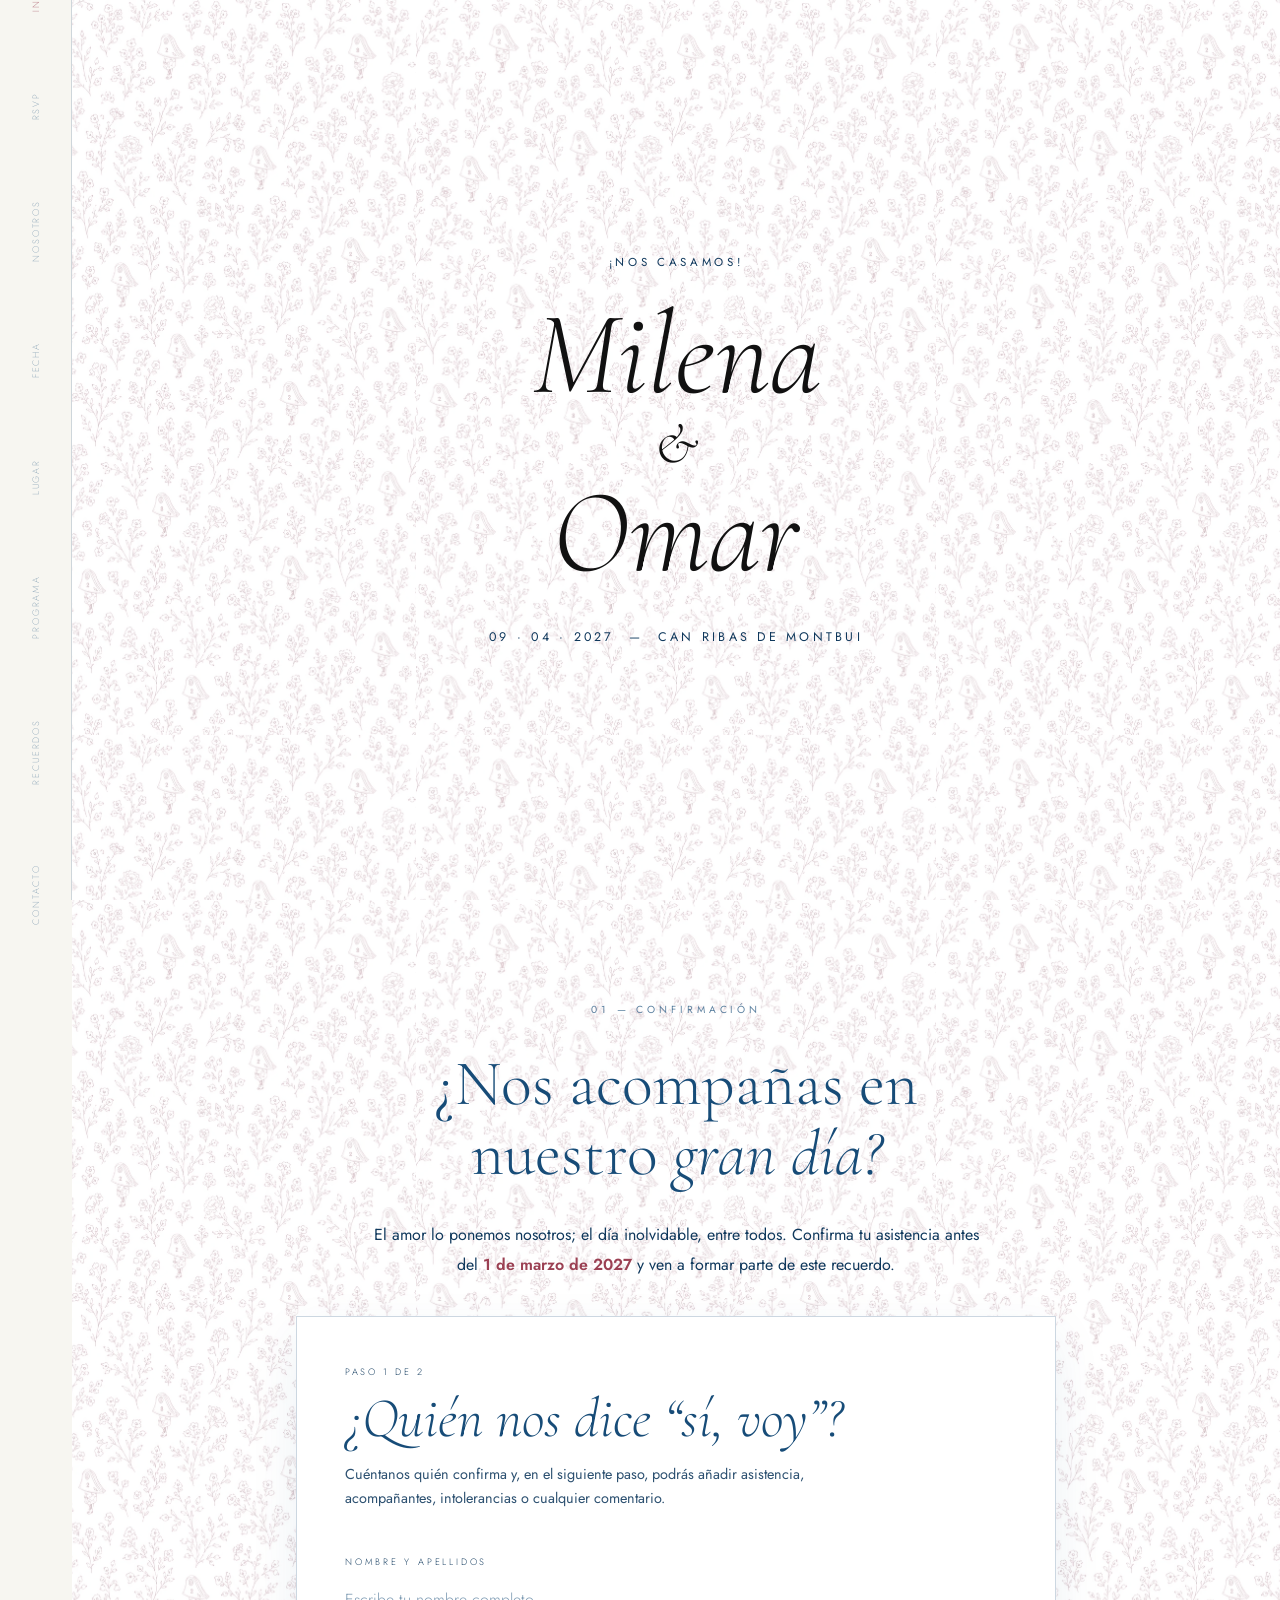
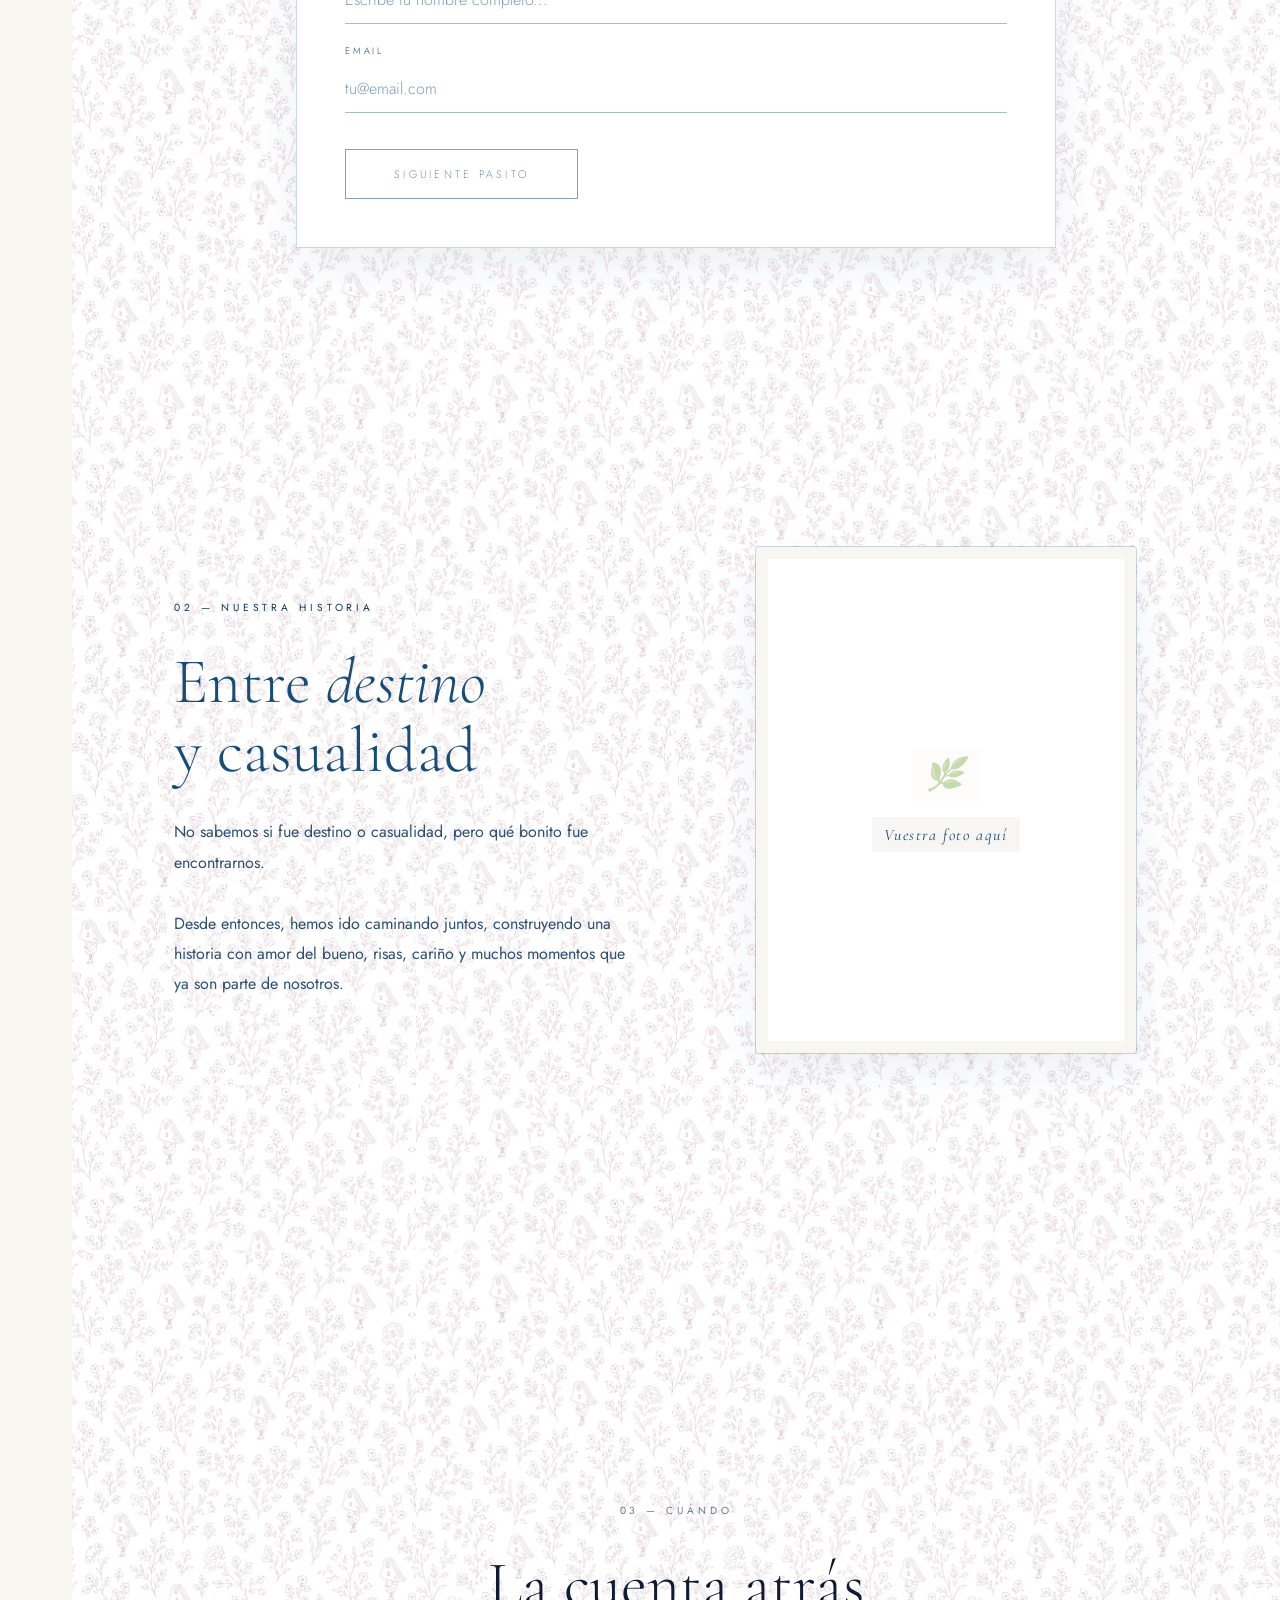
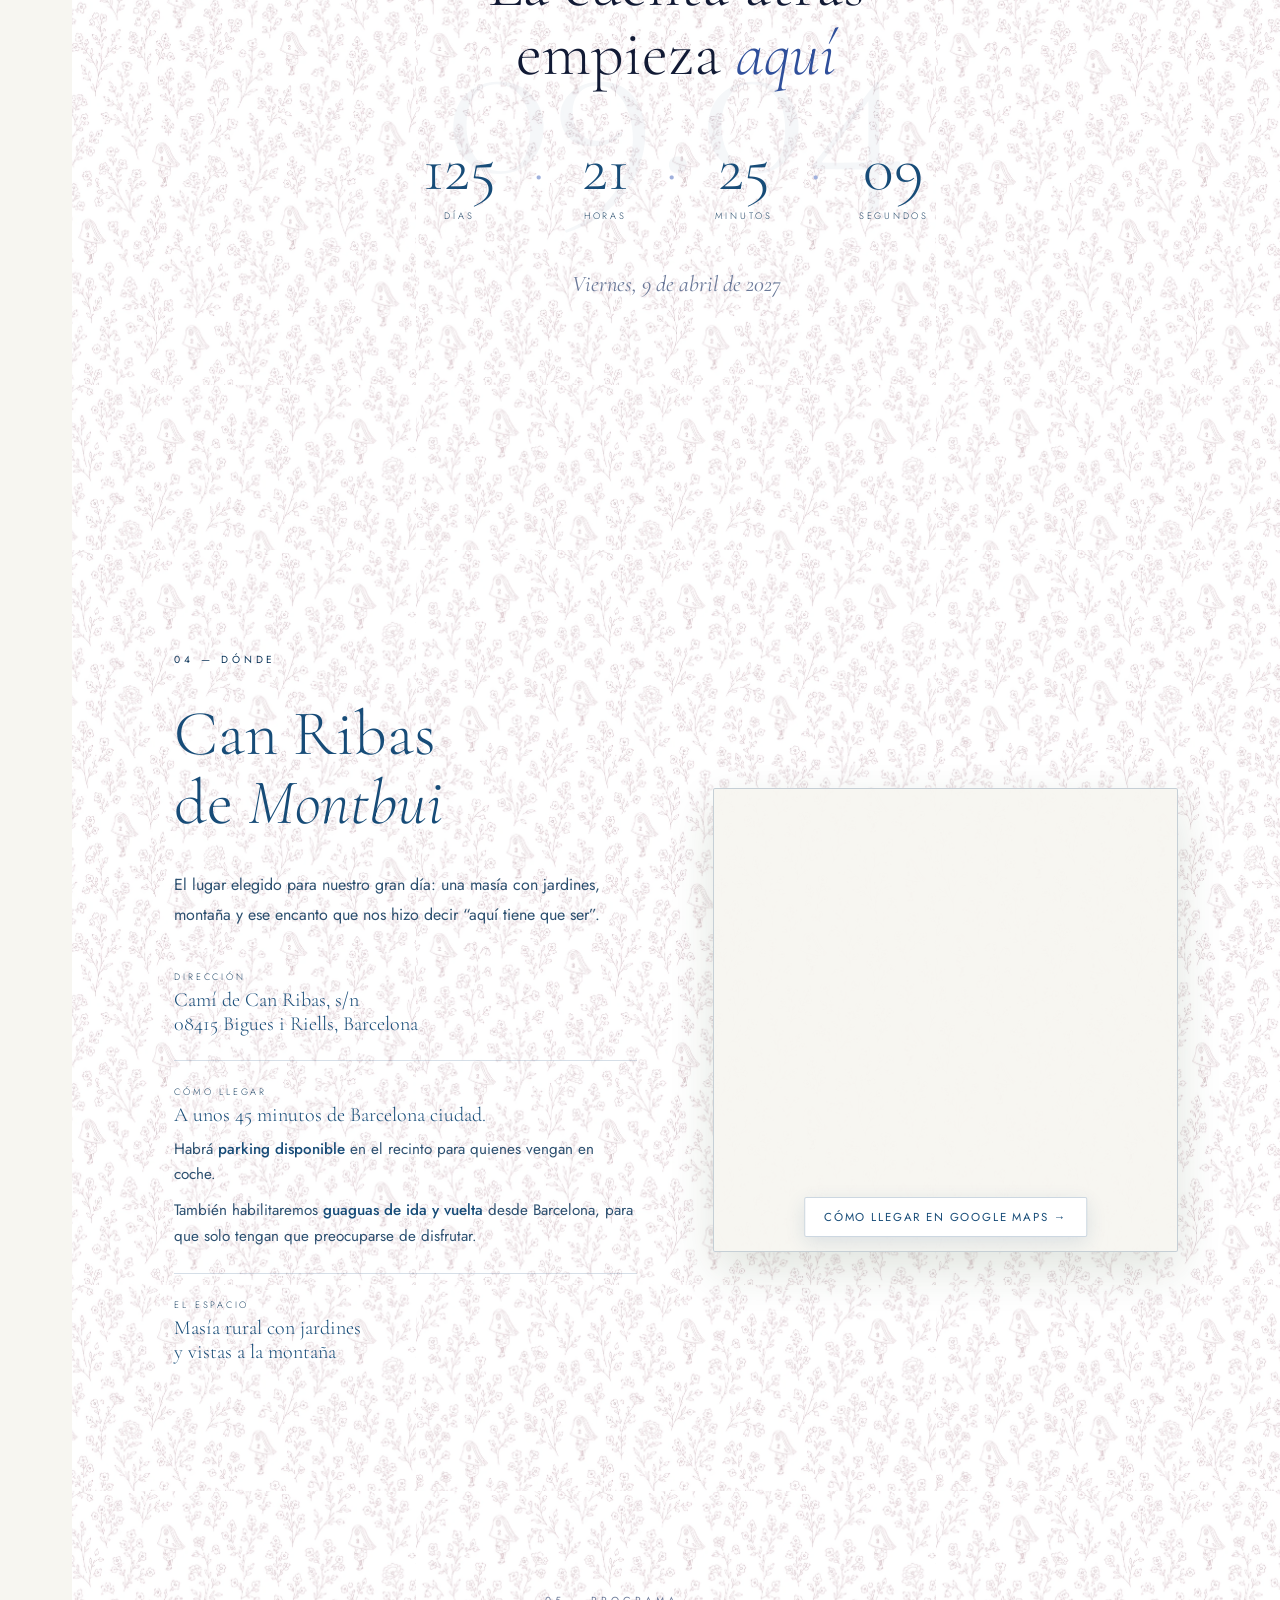
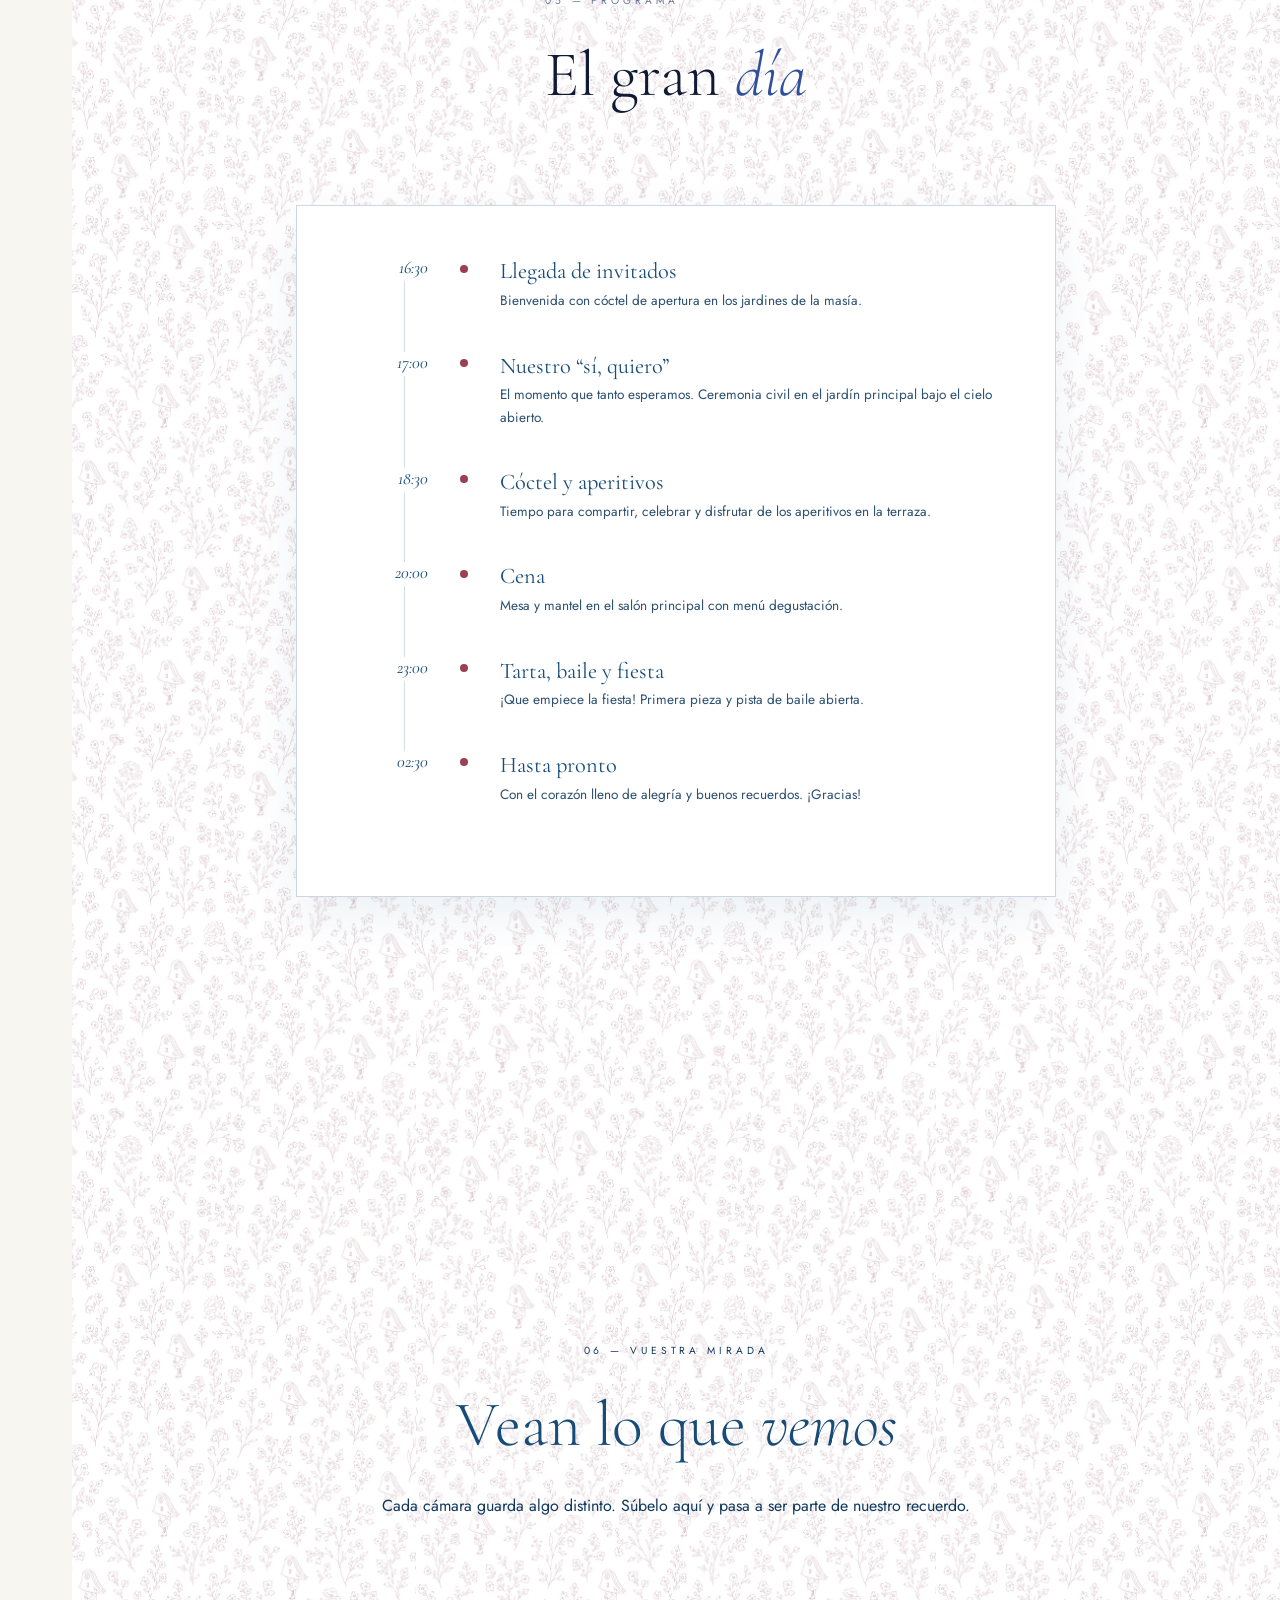
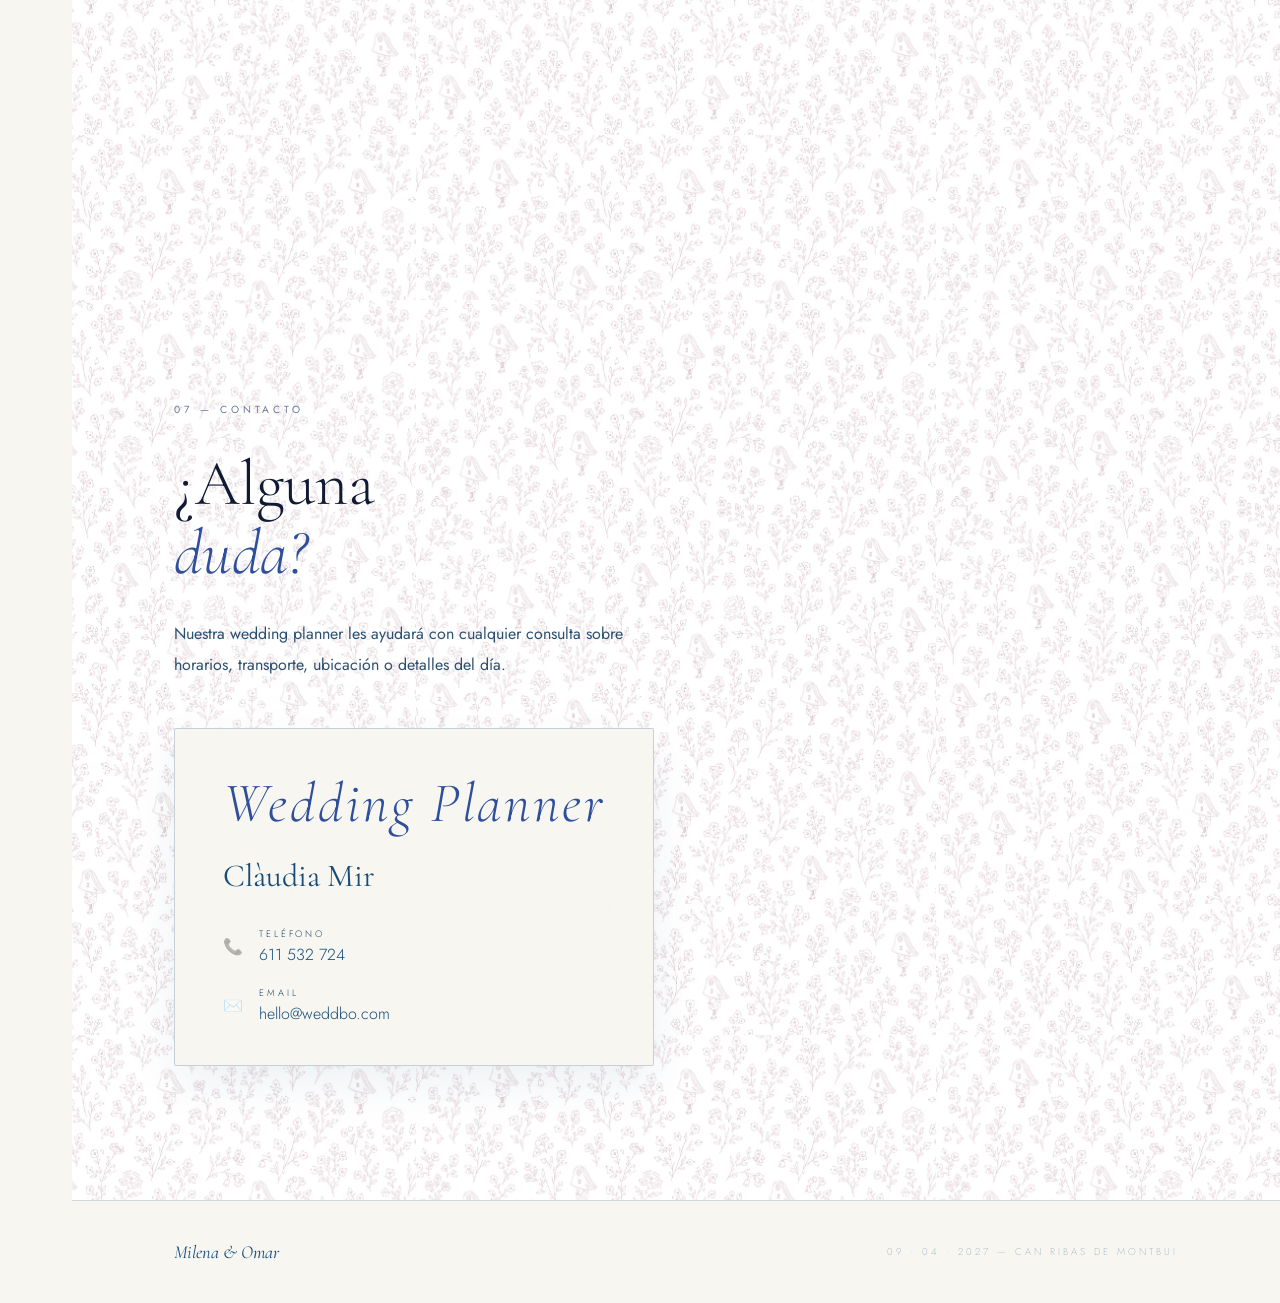
<file: index.html>
﻿<!DOCTYPE html>
<html lang="es">
<head>
<meta charset="UTF-8">
<meta name="viewport" content="width=device-width, initial-scale=1.0">
<title>Milena & Omar — 09.04.2027</title>
<link rel="icon" href="data:,">
<link rel="preconnect" href="https://fonts.googleapis.com">
<link href="https://fonts.googleapis.com/css2?family=Cormorant+Garamond:ital,wght@0,300;0,400;1,300;1,400&family=Jost:wght@200;300;400&display=swap" rel="stylesheet">
<style>
  *, *::before, *::after { margin: 0; padding: 0; box-sizing: border-box; }

  :root {
    --white:        #fbfcff;
    --off:          #f2f5fb;
    --blush:        #9fb0dc;
    --blush-light:  #d8e1ff;
    --garnet:       #2f4f9b;
    --garnet-deep:  #142552;
    --dark:         #111a35;
    --stone:        #697898;
  }

  html { scroll-behavior: smooth; }
  body { font-family: 'Jost', sans-serif; background: var(--white); color: var(--dark); overflow-x: hidden; }

  .vichy { position: relative; }
  .vichy::after {
    content: ''; position: absolute; inset: 0; pointer-events: none; z-index: 0;
    background-image:
      repeating-linear-gradient(0deg, transparent, transparent 18px, rgba(47,79,155,0.026) 18px, rgba(47,79,155,0.026) 36px),
      repeating-linear-gradient(90deg, transparent, transparent 18px, rgba(47,79,155,0.026) 18px, rgba(47,79,155,0.026) 36px);
  }
  .vichy-inv::after {
    background-image:
      repeating-linear-gradient(0deg, transparent, transparent 20px, rgba(255,255,255,0.035) 20px, rgba(255,255,255,0.035) 40px),
      repeating-linear-gradient(90deg, transparent, transparent 20px, rgba(255,255,255,0.035) 20px, rgba(255,255,255,0.035) 40px);
  }
  .vichy > * { position: relative; z-index: 1; }

  nav {
    position: fixed; left: 0; top: 0; width: 60px; height: 100vh;
    display: flex; flex-direction: column; align-items: center; justify-content: center;
    gap: 2.5rem; z-index: 100; border-right: 1px solid rgba(47,79,155,0.12); background: var(--white);
  }
  nav a { font-weight: 200; font-size: 0.58rem; letter-spacing: 0.2em; text-transform: uppercase; color: var(--stone); text-decoration: none; writing-mode: vertical-rl; transform: rotate(180deg); transition: color 0.3s, opacity 0.3s; opacity: 0.55; }
  nav a:hover, nav a.active { color: var(--garnet); opacity: 1; }
  nav .dot { width: 4px; height: 4px; border-radius: 50%; background: var(--blush); }

  main { margin-left: 60px; }
  section { min-height: 100vh; display: flex; align-items: center; position: relative; overflow: hidden; }

  #inicio { flex-direction: column; justify-content: center; padding: 0 8vw; }
  .hero-eyebrow { font-weight: 200; font-size: 0.7rem; letter-spacing: 0.4em; text-transform: uppercase; color: var(--stone); margin-bottom: 2.5rem; animation: fadeUp 1s ease both 0.2s; }
  .hero-title { font-family: 'Cormorant Garamond', serif; font-weight: 300; font-size: clamp(5rem, 13vw, 11rem); line-height: 0.88; color: var(--dark); animation: fadeUp 1s ease both 0.5s; }
  .hero-title em { font-style: italic; color: var(--garnet); }
  .hero-ampersand { font-family: 'Cormorant Garamond', serif; font-style: italic; font-size: clamp(3rem, 7vw, 6rem); color: var(--dark); display: block; margin: 0.15em 0; }
  .hero-name-omar { color: var(--blush); }
  .hero-date { margin-top: 3rem; font-weight: 200; font-size: 0.75rem; letter-spacing: 0.35em; color: var(--stone); text-transform: uppercase; animation: fadeUp 1s ease both 0.8s; }
  .floral { position: absolute; right: 5vw; top: 50%; transform: translateY(-50%); opacity: 0.08; width: min(45vw, 500px); pointer-events: none; animation: fadeIn 2s ease both 1s; }

  .section-label { font-weight: 200; font-size: 0.62rem; letter-spacing: 0.38em; text-transform: uppercase; color: var(--blush); margin-bottom: 2rem; }
  .section-title { font-family: 'Cormorant Garamond', serif; font-weight: 300; font-size: clamp(2.5rem, 5vw, 4.5rem); line-height: 1.08; margin-bottom: 2rem; }
  .section-title em { font-style: italic; color: var(--blush); }

  #nosotros { padding: 8vw; gap: 6vw; }
  #nosotros .section-title { color: var(--white); }
  .nos-text { flex: 1; }
  .nos-body { font-weight: 300; font-size: 1rem; line-height: 1.9; color: rgba(254,252,252,0.65); max-width: 480px; }
  .nos-image { flex: 1; display: flex; align-items: center; justify-content: center; }
  .placeholder-img { width: 100%; max-width: 380px; aspect-ratio: 3/4; background: rgba(255,255,255,0.08); border: 1px solid rgba(255,255,255,0.18); border-radius: 2px; display: flex; align-items: center; justify-content: center; flex-direction: column; gap: 1rem; }
  .placeholder-img span { font-family: 'Cormorant Garamond', serif; font-style: italic; font-size: 1rem; color: rgba(255,255,255,0.55); letter-spacing: 0.1em; }
  .placeholder-img .icon { font-size: 2rem; opacity: 0.35; }

  #fecha { padding: 8vw; flex-direction: column; justify-content: center; text-align: center; }
  #fecha .section-label { color: var(--stone); }
  #fecha .section-title { color: var(--dark); }
  #fecha .section-title em { color: var(--garnet); }
  .fecha-watermark { font-family: 'Cormorant Garamond', serif; font-weight: 300; font-size: clamp(5rem,18vw,14rem); line-height: 1; color: var(--garnet); opacity: 0.04; position: absolute; left: 50%; transform: translateX(-50%); white-space: nowrap; pointer-events: none; user-select: none; }
  .fecha-content { position: relative; z-index: 1; }
  .countdown { display: flex; gap: clamp(0.8rem,3vw,3.5rem); justify-content: center; margin-top: 3rem; flex-wrap: wrap; }
  .countdown-item { text-align: center; }
  .countdown-number { font-family: 'Cormorant Garamond', serif; font-weight: 300; font-size: clamp(2.4rem,5vw,4.5rem); line-height: 1; color: var(--garnet); display: block; }
  .countdown-label { font-weight: 200; font-size: 0.58rem; letter-spacing: 0.3em; text-transform: uppercase; color: var(--stone); margin-top: 0.5rem; display: block; }
  .countdown-sep { font-family: 'Cormorant Garamond', serif; font-size: 3rem; color: var(--blush); align-self: flex-start; margin-top: 0.4rem; }

  #lugar { padding: 8vw; gap: 6vw; flex-wrap: wrap; }
  #lugar .section-title { color: var(--white); }
  .lugar-map { flex: 1; min-width: 280px; aspect-ratio: 1; background: rgba(255,255,255,0.04); border: 1px solid rgba(255,255,255,0.1); border-radius: 2px; display: flex; align-items: center; justify-content: center; position: relative; overflow: hidden; }
  .map-pin { position: absolute; top: 50%; left: 50%; transform: translate(-50%,-50%); text-align: center; }
  .map-pin-dot { width: 14px; height: 14px; border-radius: 50%; background: var(--blush); margin: 0 auto; position: relative; }
  .map-pin-dot::after { content: ''; position: absolute; inset: -7px; border-radius: 50%; border: 1px solid var(--blush); opacity: 0.4; animation: pulse 2s ease infinite; }
  .map-pin-text { margin-top: 0.8rem; font-weight: 300; font-size: 0.8rem; letter-spacing: 0.1em; color: var(--white); opacity: 0.65; }
  .lugar-text { flex: 1; min-width: 280px; }
  .location-details { margin-top: 2.5rem; display: flex; flex-direction: column; gap: 1.5rem; }
  .detail-row { display: flex; align-items: flex-start; padding-bottom: 1.5rem; border-bottom: 1px solid rgba(255,255,255,0.08); }
  .detail-row:last-child { border-bottom: none; }
  .detail-icon { font-size: 1.1rem; opacity: 0.4; margin-top: 0.1rem; flex-shrink: 0; }
  .detail-label { font-weight: 200; font-size: 0.58rem; letter-spacing: 0.3em; text-transform: uppercase; color: var(--blush); margin-bottom: 0.3rem; }
  .detail-value { font-family: 'Cormorant Garamond', serif; font-size: 1.25rem; font-weight: 300; color: var(--white); }
  .detail-sub { font-family: 'Jost', sans-serif; font-size: 0.95rem; font-weight: 400; line-height: 1.7; margin-top: 0.6rem; color: rgba(15,56,92,0.88); max-width: 460px; }
  .detail-sub strong { font-weight: 500; color: var(--ink); }

  #programa { padding: 8vw; flex-direction: column; }
  #programa .section-label { color: var(--stone); }
  #programa .section-title { color: var(--dark); }
  #programa .section-title em { color: var(--garnet); }
  .timeline { margin-top: 4rem; max-width: 600px; width: 100%; }
  .timeline-item { display: flex; gap: 2rem; padding-bottom: 2.5rem; position: relative; }
  .timeline-item::after { content: ''; position: absolute; left: 3.5rem; top: 1.5rem; bottom: 0; width: 1px; background: rgba(47,79,155,0.12); }
  .timeline-item:last-child::after { display: none; }
  .timeline-time { font-family: 'Cormorant Garamond', serif; font-style: italic; font-size: 1.1rem; color: var(--garnet); width: 5rem; flex-shrink: 0; text-align: right; }
  .timeline-dot { width: 8px; height: 8px; border-radius: 50%; background: var(--blush); margin-top: 0.45rem; flex-shrink: 0; position: relative; z-index: 1; }
  .timeline-event { font-family: 'Cormorant Garamond', serif; font-weight: 400; font-size: 1.4rem; color: var(--dark); margin-bottom: 0.3rem; }
  .timeline-desc { font-weight: 300; font-size: 0.85rem; color: var(--stone); line-height: 1.65; }

  #contacto { padding: 8vw; flex-direction: column; align-items: flex-start; }
  #contacto .section-label { color: var(--stone); }
  #contacto .section-title { color: var(--dark); }
  #contacto .section-title em { color: var(--garnet); }
  .contact-card { background: var(--white); padding: 2.5rem 3rem; border-radius: 2px; border: 1px solid rgba(47,79,155,0.12); min-width: 280px; }
  .contact-card-role { font-family: 'Cormorant Garamond', serif; font-style: italic; font-size: 0.95rem; color: var(--garnet); letter-spacing: 0.05em; margin-bottom: 1.2rem; }
  .contact-card-name { font-family: 'Cormorant Garamond', serif; font-weight: 400; font-size: 2rem; color: var(--dark); margin-bottom: 2rem; }
  .contact-link { display: flex; align-items: center; gap: 1rem; text-decoration: none; color: var(--dark); transition: color 0.25s; margin-bottom: 1.2rem; }
  .contact-link:last-child { margin-bottom: 0; }
  .contact-link:hover { color: var(--garnet); }
  .contact-link-label { font-weight: 200; font-size: 0.58rem; letter-spacing: 0.3em; text-transform: uppercase; color: var(--stone); margin-bottom: 0.2rem; }
  .contact-link-value { font-weight: 300; font-size: 1rem; }
  .contact-quote { max-width: 300px; align-self: center; font-family: 'Cormorant Garamond', serif; font-style: italic; font-size: 1.55rem; line-height: 1.55; color: var(--garnet); opacity: 0.5; }

  #confirmacion { padding: 8vw; flex-direction: column; align-items: flex-start; }
  #confirmacion .section-label { color: var(--blush-light); opacity: 0.7; }
  #confirmacion .section-title { color: var(--white); }
  #confirmacion .section-title em { color: var(--blush-light); }
  .confirm-text { font-weight: 300; font-size: 1rem; line-height: 1.9; color: rgba(254,252,252,0.6); max-width: 460px; margin-bottom: 3rem; }
  .confirm-form { display: flex; flex-direction: column; gap: 1.5rem; width: 100%; max-width: 500px; }
  .rsvp-step-kicker { font-weight: 200; font-size: 0.58rem; letter-spacing: 0.28em; text-transform: uppercase; color: rgba(254,252,252,0.42); margin-bottom: 0.4rem; }
  .rsvp-step-title { font-family: 'Cormorant Garamond', serif; font-size: 2rem; font-weight: 300; color: var(--white); margin-bottom: 0.6rem; }
  .rsvp-step-help { font-weight: 300; font-size: 0.9rem; line-height: 1.7; color: rgba(254,252,252,0.58); margin-bottom: 1.5rem; max-width: 500px; }
    .rsvp-details { display: none; width: 100%; max-width: 500px; margin-top: 2rem; scroll-margin-top: 2rem; }
  .rsvp-details:target, .rsvp-details.is-open { display: block; }
  .form-group { display: flex; flex-direction: column; gap: 0.5rem; }
  .form-label { font-weight: 200; font-size: 0.58rem; letter-spacing: 0.3em; text-transform: uppercase; color: rgba(254,252,252,0.45); }
  .form-input, .form-textarea {
    background: transparent; border: none; border-bottom: 1px solid rgba(254,252,252,0.2);
    padding: 0.75rem 0; color: var(--white); font-family: 'Jost', sans-serif;
    font-weight: 300; font-size: 1rem; transition: border-color 0.3s; outline: none; width: 100%;
  }
  .form-input::placeholder { color: rgba(254,252,252,0.25); }
  .form-input:focus, .form-textarea:focus { border-bottom-color: var(--blush-light); }
  .form-textarea { resize: none; height: 70px; }
  .btn-submit {
    margin-top: 1rem; padding: 1rem 3rem; background: transparent;
    border: 1px solid rgba(254,252,252,0.3); color: var(--white);
    font-family: 'Jost', sans-serif; font-weight: 200; font-size: 0.68rem;
    letter-spacing: 0.3em; text-transform: uppercase; cursor: pointer;
    transition: all 0.3s; align-self: flex-start;
  }
  .btn-submit:hover { background: var(--white); border-color: var(--white); color: var(--garnet); }
  a.btn-submit { text-decoration: none; display: inline-flex; align-items: center; justify-content: center; }
  .btn-secondary { margin-top: 0.8rem; padding: 0.8rem 0; background: transparent; border: none; color: rgba(254,252,252,0.55); font-family: 'Jost', sans-serif; font-weight: 200; font-size: 0.68rem; letter-spacing: 0.2em; text-transform: uppercase; cursor: pointer; }
  .btn-secondary:hover { color: var(--white); }

  footer { margin-left: 60px; padding: 2.5rem 8vw; display: flex; justify-content: space-between; align-items: center; border-top: 1px solid rgba(47,79,155,0.12); background: var(--white); flex-wrap: wrap; gap: 1rem; }
  .footer-names { font-family: 'Cormorant Garamond', serif; font-style: italic; font-size: 1.15rem; color: var(--stone); }
  .footer-date { font-weight: 200; font-size: 0.62rem; letter-spacing: 0.3em; text-transform: uppercase; color: var(--stone); opacity: 0.5; }

  @keyframes fadeUp { from { opacity:0; transform:translateY(28px); } to { opacity:1; transform:translateY(0); } }
  @keyframes fadeIn { from { opacity:0; } to { opacity:0.08; } }
  @keyframes pulse { 0%,100% { transform:scale(1); opacity:0.4; } 50% { transform:scale(1.6); opacity:0; } }
  .reveal { opacity:0; transform:translateY(36px); transition: opacity 0.8s ease, transform 0.8s ease; }
  .reveal.visible { opacity:1; transform:translateY(0); }

  @media (max-width: 768px) {
    nav { display: none; }
    main, footer { margin-left: 0; }
    #nosotros, #lugar { flex-direction: column; }
    .hero-title { font-size: clamp(3.5rem,15vw,6rem); }
    footer { flex-direction: column; text-align: center; }
    .mobile-nav { display: flex; position: fixed; bottom:0; left:0; right:0; background: var(--white); border-top: 1px solid rgba(47,79,155,0.12); padding: 0.75rem 1rem; justify-content: space-around; z-index: 100; }
    .mobile-nav a { font-weight:200; font-size:0.5rem; letter-spacing:0.1em; text-transform:uppercase; color:var(--stone); text-decoration:none; text-align:center; }
  }
  @media (min-width: 769px) { .mobile-nav { display: none; } }

  /* ── RSVP styles ── */
  .rsvp-card { background: rgba(254,252,252,0.05); border: 1px solid rgba(254,252,252,0.12); border-radius: 2px; padding: 1.5rem; margin-bottom: 1rem; }
  .rsvp-card-header { display:flex; align-items:flex-start; justify-content:space-between; gap:1rem; margin-bottom:1.2rem; }
  .rsvp-card-name { font-family: 'Cormorant Garamond', serif; font-size: 1.6rem; font-weight: 300; color: var(--white); margin-bottom: 1rem; }
  .rsvp-card-tag { font-weight: 200; font-size: 0.56rem; letter-spacing: 0.22em; text-transform: uppercase; color: rgba(254,252,252,0.36); }
  .btn-choice { padding: 0.55rem 1.2rem; background: transparent; border: 1px solid rgba(254,252,252,0.2); color: rgba(254,252,252,0.65); font-family: 'Jost', sans-serif; font-weight: 200; font-size: 0.75rem; letter-spacing: 0.1em; cursor: pointer; transition: all 0.2s; border-radius: 1px; }
  .btn-choice:hover { border-color: rgba(254,252,252,0.5); color: var(--white); }
  .btn-choice.selected-si { background: #254a80; border-color: #254a80; color: #fff; }
  .btn-choice.selected-no { background: #1c2747; border-color: #1c2747; color: #fff; }
  .choice-radio { position: absolute; opacity: 0; pointer-events: none; }
  .btn-add-companion { display: flex; align-items: center; gap: 0.5rem; background: transparent; border: 1px dashed rgba(254,252,252,0.2); color: rgba(254,252,252,0.5); font-family: 'Jost', sans-serif; font-weight: 200; font-size: 0.72rem; letter-spacing: 0.15em; text-transform: uppercase; padding: 0.7rem 1.2rem; cursor: pointer; transition: all 0.2s; border-radius: 1px; width: 100%; justify-content: center; margin-top: 0.5rem; }
  .btn-add-companion:hover { border-color: rgba(254,252,252,0.4); color: rgba(254,252,252,0.8); }
  .remove-companion { background: transparent; border: none; color: rgba(254,252,252,0.3); font-size: 1rem; cursor: pointer; padding: 0 0.3rem; line-height: 1; transition: color 0.2s; }
  .remove-companion:hover { color: rgba(254,252,252,0.7); }

  /* ── Diseño invitación MO ── */
  :root {
    --paper: #f7f6f1;
    --paper-soft: #efeee8;
    --ink: #174c78;
    --ink-deep: #0f385c;
    --botanical-red: #9b4053;
    --botanical-green: #263f17;
    --line: rgba(23,76,120,0.22);
    --shadow-paper: 0 28px 80px rgba(22,32,36,0.16);
  }

  body {
    background: var(--paper);
    color: var(--ink-deep);
  }

  .vichy::after,
  .vichy-inv::after {
    display: none;
  }

  nav {
    width: 72px;
    background: rgba(247,246,241,0.94);
    border-right: 1px solid rgba(23,76,120,0.18);
    backdrop-filter: blur(10px);
  }

  nav a,
  .mobile-nav a {
    color: var(--ink);
    opacity: 0.62;
  }

  nav a:hover,
  nav a.active {
    color: var(--botanical-red);
  }

  nav .dot {
    background: var(--botanical-red);
    opacity: 0.45;
  }

  main,
  footer {
    margin-left: 72px;
  }

  section {
    min-height: 100vh;
    padding: clamp(4rem, 8vw, 7rem);
    background-color: #fff;
    background-image: linear-gradient(rgba(255,255,255,0.76), rgba(255,255,255,0.76)), url('assets/rojo.webp');
    background-size: 520px auto;
    background-position: center top;
    background-repeat: repeat;
  }

  .section-label {
    color: var(--ink-deep);
    opacity: 1;
    font-weight: 400;
    font-size: 0.64rem;
  }

  .section-title {
    color: var(--ink-deep);
  }

  .section-title em,
  .hero-title em,
  .hero-name-omar {
    color: var(--ink);
  }

  #inicio {
    padding: clamp(2rem, 5vw, 5rem);
    justify-content: center;
  }

  #inicio > div {
    width: min(680px, 92vw);
    min-height: auto;
    padding: clamp(2.2rem, 7vw, 4.6rem) clamp(1.5rem, 5vw, 3.6rem);
    display: flex;
    flex-direction: column;
    align-items: center;
    justify-content: center;
    text-align: center;
    background: transparent;
    border: 0;
    box-shadow: none;
  }

  #inicio > div::before,
  #inicio > div::after {
    display: none;
  }

  #inicio > div::before { margin-bottom: clamp(2.5rem, 7vh, 5rem); }
  #inicio > div::after { margin-top: clamp(2.5rem, 7vh, 5rem); }

  .floral {
    display: none;
  }

  .hero-eyebrow {
    margin-bottom: 1.8rem;
    color: var(--ink-deep) !important;
    opacity: 1;
    font-size: 0.72rem;
    font-weight: 400;
    letter-spacing: 0.32em;
    animation: none;
  }

  .hero-title {
    color: #111 !important;
    font-family: 'Cormorant Garamond', serif;
    font-style: italic;
    font-weight: 300;
    font-size: clamp(4.2rem, 10vw, 7.4rem);
    line-height: 0.96;
    animation: none;
  }

  .hero-title em,
  .hero-name-omar {
    color: #111 !important;
  }

  .hero-ampersand {
    color: #111 !important;
    font-family: 'Cormorant Garamond', serif;
    font-style: italic;
    font-size: clamp(2rem, 5vw, 3.6rem);
    margin: 0.08em 0;
  }

  .hero-date {
    margin-top: 2.4rem;
    color: var(--ink-deep) !important;
    opacity: 1;
    font-weight: 400;
    font-size: 0.78rem;
    letter-spacing: 0.26em;
    animation: none;
  }

  #confirmacion,
  #recuerdos,
  #lugar {
    align-items: center;
  }

  #confirmacion > .section-label,
  #confirmacion > .section-title,
  #confirmacion > .confirm-text,
  #confirmacion > form,
  #confirmacion > #rsvp-step-3 {
    width: min(760px, 100%);
    margin-left: auto;
    margin-right: auto;
  }

  #confirmacion > .section-label,
  #confirmacion > .section-title,
  #confirmacion > .confirm-text {
    text-align: center;
  }

  #confirmacion .section-label,
  #confirmacion .section-title,
  #lugar .section-title,
  #nosotros .section-title {
    color: var(--ink);
  }

  #confirmacion .section-title em,
  #lugar .section-title em {
    color: var(--ink);
  }

  .confirm-text {
    color: var(--ink-deep);
    max-width: 620px;
    margin-bottom: 2.2rem;
    font-weight: 400;
  }

  .confirm-text strong {
    color: var(--botanical-red) !important;
    font-weight: 600;
  }

  #rsvp-form,
  .confirm-form,
  .rsvp-details,
  #rsvp-step-3 {
    max-width: 760px !important;
  }

  #rsvp-form,
  #rsvp-step-3,
  .contact-card,
  .timeline,
  .placeholder-img {
    background: #fff;
    border: 1px solid var(--line);
    box-shadow: 0 18px 46px rgba(23,76,120,0.08);
  }

  #rsvp-form {
    padding: clamp(1.6rem, 4vw, 3rem);
  }

  .confirm-form {
    gap: 1.25rem;
  }

  .rsvp-step-kicker,
  .rsvp-card-tag,
  .form-label,
  .detail-label,
  .contact-link-label,
  .countdown-label {
    color: rgba(15,56,92,0.92);
    font-weight: 300;
  }

  .rsvp-step-title,
  .rsvp-card-name,
  .detail-value,
  .timeline-event,
  .contact-card-name {
    color: var(--ink);
  }

  .rsvp-step-title,
  .contact-card-role {
    font-family: 'Cormorant Garamond', serif;
    font-style: italic;
    font-weight: 300;
    font-size: clamp(2.4rem, 5vw, 3.5rem);
  }

  .rsvp-step-help,
  .nos-body,
  .timeline-desc {
    color: rgba(15,56,92,0.88);
    font-weight: 400;
  }

  .form-input,
  .form-textarea {
    color: var(--ink-deep);
    border-bottom-color: rgba(23,76,120,0.38);
  }

  .form-input::placeholder {
    color: rgba(23,76,120,0.56);
  }

  .form-input:focus,
  .form-textarea:focus {
    border-bottom-color: var(--botanical-red);
  }

  .btn-submit,
  .btn-add-companion,
  .btn-choice {
    color: var(--ink);
    border-color: rgba(23,76,120,0.52);
    background: transparent;
  }

  .btn-submit:hover,
  .btn-add-companion:hover,
  .btn-choice:hover {
    background: var(--ink);
    border-color: var(--ink);
    color: var(--paper);
  }

  .btn-choice.selected-si,
  .btn-choice.selected-no {
    background: var(--ink);
    border-color: var(--ink);
    color: var(--paper);
  }

  .rsvp-card {
    background: rgba(255,255,255,0.7);
    border-color: rgba(23,76,120,0.18);
  }

  .remove-companion {
    color: rgba(23,76,120,0.42);
  }

  .remove-companion:hover {
    color: var(--botanical-red);
  }

  #rsvp-step-3 {
    padding: clamp(2rem, 5vw, 4rem);
    text-align: center;
  }

  #rsvp-step-3 p:first-child {
    color: var(--ink) !important;
    font-family: 'Cormorant Garamond', serif !important;
    font-style: italic !important;
    font-weight: 300 !important;
    font-size: clamp(3rem, 8vw, 5rem) !important;
  }

  #rsvp-step-3 p:last-child {
    color: rgba(15,56,92,0.72) !important;
  }

  .placeholder-img {
    background-image: none;
    border: 12px solid var(--paper);
    outline: 1px solid var(--line);
  }

  .placeholder-img span {
    color: var(--ink);
    background: rgba(247,246,241,0.92);
    padding: 0.45rem 0.8rem;
  }

  .fecha-watermark,
  .countdown-number,
  .timeline-time,
  .contact-quote {
    color: var(--ink);
  }

  .contact-quote {
    opacity: 0.72;
  }

  .timeline {
    padding: clamp(2rem, 4vw, 3.2rem);
    max-width: 760px;
  }

  .timeline-dot {
    background: var(--botanical-red);
  }

  .timeline-item::after {
    background: rgba(23,76,120,0.18);
  }

  #lugar {
    color: var(--ink);
  }

  .lugar-map {
    background: rgba(247,246,241,0.94);
    border-color: var(--line);
    box-shadow: 0 18px 46px rgba(38,63,23,0.14);
  }

  .lugar-map iframe {
    display: block;
    filter: saturate(0.85);
  }

  .map-cta {
    position: absolute;
    bottom: 0.9rem;
    left: 50%;
    transform: translateX(-50%);
    background: rgba(255,255,255,0.96);
    color: var(--ink);
    text-decoration: none;
    font-family: 'Jost', sans-serif;
    font-weight: 400;
    font-size: 0.72rem;
    letter-spacing: 0.16em;
    text-transform: uppercase;
    padding: 0.7rem 1.2rem;
    border: 1px solid var(--line);
    border-radius: 2px;
    box-shadow: 0 6px 20px rgba(23,76,120,0.12);
    transition: background 0.25s, color 0.25s;
    white-space: nowrap;
  }

  .map-cta:hover {
    background: var(--ink);
    color: var(--paper);
  }

  .map-pin-dot {
    background: var(--botanical-red);
  }

  .map-pin-dot::after {
    border-color: var(--botanical-red);
  }

  .map-pin-text {
    color: var(--ink);
  }

  .detail-row {
    border-bottom-color: rgba(23,76,120,0.18);
  }

  .detail-icon {
    opacity: 0.72;
  }

  .contact-card {
    background: rgba(247,246,241,0.96);
  }

  footer,
  .mobile-nav {
    background: var(--paper);
    border-color: rgba(23,76,120,0.18);
  }

  .footer-names,
  .footer-date,
  .contact-link,
  .contact-link-value {
    color: var(--ink);
  }

  @media (max-width: 768px) {
    main,
    footer {
      margin-left: 0;
    }

    section {
      padding: 5rem 1.25rem;
    }

    #inicio {
      padding: 1rem;
    }

    #inicio > div {
      min-height: calc(100vh - 2rem);
      width: 100%;
      padding: 2.2rem 1.2rem;
    }

    .hero-title {
      font-size: clamp(3.6rem, 18vw, 5.4rem);
    }

    .hero-date {
      letter-spacing: 0.16em;
      line-height: 1.8;
    }

    #confirmacion {
      padding-bottom: 6rem;
    }

    #rsvp-form {
      padding: 1.35rem;
    }

    .btn-submit {
      width: 100%;
      text-align: center;
      justify-content: center;
    }

    .mobile-nav {
      overflow-x: auto;
      justify-content: flex-start;
      gap: 1rem;
    }
  }

  .reveal {
    opacity: 1;
    transform: none;
  }

  /* ── MEDIA / Recuerdos ── */
  #recuerdos {
    flex-direction: column;
    justify-content: center;
  }

  #recuerdos > .section-label,
  #recuerdos > .section-title,
  #recuerdos > .confirm-text,
  #recuerdos > #media-form {
    width: min(760px, 100%);
    margin-left: auto;
    margin-right: auto;
  }

  #recuerdos > .section-label,
  #recuerdos > .section-title,
  #recuerdos > .confirm-text {
    text-align: center;
  }

  #recuerdos .section-title,
  #recuerdos .section-title em {
    color: var(--ink);
  }

  #media-form {
    background: #fff;
    border: 1px solid var(--line);
    box-shadow: 0 18px 46px rgba(23,76,120,0.08);
    padding: clamp(1.6rem, 4vw, 3rem);
    border-radius: 2px;
  }

  #media-form .form-input,
  #media-form .form-textarea,
  #media-form .media-select {
    color: var(--ink-deep);
    border-bottom: 1px solid rgba(23,76,120,0.38);
    min-height: 44px;
  }

  #media-form input[type="file"] {
    border: 1px dashed rgba(23,76,120,0.32);
    padding: 0.9rem;
    background: rgba(247,246,241,0.6);
    border-radius: 2px;
    cursor: pointer;
    width: 100%;
    color: var(--ink-deep);
    font-family: 'Jost', sans-serif;
    font-size: 0.9rem;
  }

  #media-form input[type="file"]:focus {
    outline: 2px solid var(--ink);
    outline-offset: 2px;
  }

  .media-select {
    appearance: none;
    -webkit-appearance: none;
    background: transparent;
    padding: 0.75rem 0;
    font-family: 'Jost', sans-serif;
    font-size: 1rem;
    cursor: pointer;
  }

  .media-help {
    margin-top: 0.5rem;
    font-size: 0.78rem;
    color: rgba(15,56,92,0.7);
    font-weight: 400;
  }

  .media-file-list {
    margin-top: 0.8rem;
    list-style: none;
    padding: 0;
    display: flex;
    flex-direction: column;
    gap: 0.4rem;
  }

  .media-file-list li {
    display: flex;
    align-items: center;
    justify-content: space-between;
    gap: 0.6rem;
    padding: 0.55rem 0.75rem;
    background: rgba(247,246,241,0.85);
    border: 1px solid var(--line);
    border-radius: 2px;
    font-size: 0.85rem;
    color: var(--ink);
  }

  .media-file-list .file-meta {
    overflow: hidden;
    text-overflow: ellipsis;
    white-space: nowrap;
  }

  .media-file-list .file-size {
    color: rgba(15,56,92,0.6);
    font-size: 0.75rem;
    margin-left: 0.5rem;
  }

  .media-file-list button {
    background: transparent;
    border: none;
    color: rgba(15,56,92,0.5);
    cursor: pointer;
    font-size: 1.1rem;
    line-height: 1;
    padding: 0 0.3rem;
    min-width: 32px;
    min-height: 32px;
  }

  .media-file-list button:hover {
    color: var(--botanical-red);
  }

  .media-progress {
    width: 100%;
    height: 6px;
    margin-top: 1.2rem;
    appearance: none;
    -webkit-appearance: none;
    border: 1px solid var(--line);
    border-radius: 3px;
    overflow: hidden;
  }

  .media-progress::-webkit-progress-bar {
    background: rgba(247,246,241,0.6);
  }

  .media-progress::-webkit-progress-value {
    background: var(--ink);
    transition: width 0.2s ease;
  }

  .media-progress::-moz-progress-bar {
    background: var(--ink);
  }

  .media-status {
    margin-top: 0.9rem;
    font-size: 0.88rem;
    line-height: 1.6;
    min-height: 1.4em;
    color: var(--ink-deep);
  }

  .media-status.is-error {
    color: var(--botanical-red);
  }

  .media-status.is-success {
    color: var(--ink);
    font-family: 'Cormorant Garamond', serif;
    font-style: italic;
    font-size: 1.3rem;
  }

  #media-submit:disabled {
    opacity: 0.55;
    cursor: not-allowed;
  }
</style>
</head>
<body>

<nav>
  <a href="#inicio" class="active">Inicio</a>
  <div class="dot"></div>
  <a href="#confirmacion">RSVP</a>
  <div class="dot"></div>
  <a href="#nosotros">Nosotros</a>
  <div class="dot"></div>
  <a href="#fecha">Fecha</a>
  <div class="dot"></div>
  <a href="#lugar">Lugar</a>
  <div class="dot"></div>
  <a href="#programa">Programa</a>
  <div class="dot"></div>
  <a href="#recuerdos">Recuerdos</a>
  <div class="dot"></div>
  <a href="#contacto">Contacto</a>
</nav>

<div class="mobile-nav">
  <a href="#inicio">Inicio</a>
  <a href="#confirmacion">RSVP</a>
  <a href="#nosotros">Nosotros</a>
  <a href="#fecha">Fecha</a>
  <a href="#lugar">Lugar</a>
  <a href="#programa">Programa</a>
  <a href="#recuerdos">Recuerdos</a>
  <a href="#contacto">Contacto</a>
</div>

<main>

  <!-- HERO -->
  <section id="inicio" class="vichy">
    <svg class="floral" viewBox="0 0 400 500" fill="none">
      <circle cx="200" cy="250" r="120" stroke="#2f4f9b" stroke-width="0.6"/>
      <circle cx="200" cy="250" r="165" stroke="#2f4f9b" stroke-width="0.3"/>
      <circle cx="200" cy="250" r="78"  stroke="#2f4f9b" stroke-width="0.3"/>
      <path d="M200 130 C222 162 222 204 200 250 C178 204 178 162 200 130Z" stroke="#2f4f9b" stroke-width="0.6" fill="none"/>
      <path d="M200 370 C222 338 222 296 200 250 C178 296 178 338 200 370Z" stroke="#2f4f9b" stroke-width="0.6" fill="none"/>
      <path d="M78 250 C112 228 154 228 200 250 C154 272 112 272 78 250Z"   stroke="#2f4f9b" stroke-width="0.6" fill="none"/>
      <path d="M322 250 C288 228 246 228 200 250 C246 272 288 272 322 250Z" stroke="#2f4f9b" stroke-width="0.6" fill="none"/>
      <path d="M113 134 C136 162 157 197 200 250 C163 197 146 158 113 134Z" stroke="#2f4f9b" stroke-width="0.4" fill="none"/>
      <path d="M287 134 C264 162 243 197 200 250 C237 197 254 158 287 134Z" stroke="#2f4f9b" stroke-width="0.4" fill="none"/>
      <path d="M113 366 C136 338 157 303 200 250 C163 303 146 342 113 366Z" stroke="#2f4f9b" stroke-width="0.4" fill="none"/>
      <path d="M287 366 C264 338 243 303 200 250 C237 303 254 342 287 366Z" stroke="#2f4f9b" stroke-width="0.4" fill="none"/>
      <circle cx="200" cy="250" r="9"   stroke="#2f4f9b" stroke-width="0.6"/>
      <circle cx="200" cy="130" r="5"   stroke="#9fb0dc" stroke-width="0.5"/>
      <circle cx="200" cy="370" r="5"   stroke="#9fb0dc" stroke-width="0.5"/>
      <circle cx="78"  cy="250" r="5"   stroke="#9fb0dc" stroke-width="0.5"/>
      <circle cx="322" cy="250" r="5"   stroke="#9fb0dc" stroke-width="0.5"/>
      <circle cx="113" cy="134" r="4"   stroke="#9fb0dc" stroke-width="0.5"/>
      <circle cx="287" cy="134" r="4"   stroke="#9fb0dc" stroke-width="0.5"/>
      <circle cx="113" cy="366" r="4"   stroke="#9fb0dc" stroke-width="0.5"/>
      <circle cx="287" cy="366" r="4"   stroke="#9fb0dc" stroke-width="0.5"/>
    </svg>
    <div>
      <p class="hero-eyebrow">¡NOS CASAMOS!</p>
      <h1 class="hero-title">
        <em>Milena</em>
        <span class="hero-ampersand">&</span>
        <span class="hero-name-omar">Omar</span>
      </h1>
      <p class="hero-date">09 · 04 · 2027 &nbsp;—&nbsp; Can Ribas de Montbui</p>
    </div>
  </section>


  <!-- RSVP -->
  <section id="confirmacion" class="vichy vichy-inv">
    <p class="section-label reveal">01 — Confirmación</p>
    <h2 class="section-title reveal">¿Nos acompañas en<br>nuestro <em>gran día?</em></h2>
    <p class="confirm-text reveal">
      El amor lo ponemos nosotros; el día inolvidable, entre todos.
      Confirma tu asistencia antes del <strong>1 de marzo de 2027</strong>
      y ven a formar parte de este recuerdo.
    </p>

    <form id="rsvp-form" action="https://script.google.com/macros/s/AKfycbwBbBeac1I3ho_9Mv4TLGjnVv95flcjn2UDHM9Gme0bZij0xvqOfapUdmgoiiD-NAjN-A/exec" method="POST" target="rsvp-submit-frame" style="width:100%; max-width:500px;">
    <!-- STEP 1: datos del invitado -->
    <div id="rsvp-step-1" class="confirm-form reveal">
      <div>
        <p class="rsvp-step-kicker">Paso 1 de 2</p>
        <p class="rsvp-step-title">¿Quién nos dice “sí, voy”?</p>
        <p class="rsvp-step-help">Cuéntanos quién confirma y, en el siguiente paso, podrás añadir asistencia, acompañantes, intolerancias o cualquier comentario.</p>
      </div>
      <div class="form-group">
        <label class="form-label" for="guest-name">Nombre y apellidos</label>
        <input type="text" id="guest-name" name="guest" class="form-input" placeholder="Escribe tu nombre completo..." autocomplete="name" required>
      </div>
      <div class="form-group">
        <label class="form-label" for="guest-email">Email</label>
        <input type="email" id="guest-email" name="email" class="form-input" placeholder="tu@email.com" autocomplete="email" required>
      </div>
      <input type="text" id="rsvp-website" name="bot-field" tabindex="-1" autocomplete="off" aria-hidden="true" style="position:absolute;left:-9999px;opacity:0;">
      <button type="button" class="btn-submit" id="btn-rsvp-start" data-rsvp-action="start">Siguiente pasito</button>
      <p id="start-error" aria-live="polite" style="display:none; margin-top:0.5rem; font-size:0.8rem; color:#e88c8c;"></p>
    </div>

    <!-- Datos de asistencia -->
    <div id="rsvp-step-2" class="rsvp-details">
      <p class="rsvp-step-kicker">Paso 2 de 2</p>
      <p class="rsvp-step-title">Tu asistencia</p>
      <p class="rsvp-step-help">Ya casi está. Dinos si vienes, añade acompañantes si los hay y cuéntanos cualquier detalle que debamos tener en cuenta.</p>

      <!-- Tarjeta titular -->
      <div class="rsvp-card">
        <div class="rsvp-card-header">
          <div>
            <p class="rsvp-card-tag">Invitado/a principal</p>
            <p class="rsvp-card-name" id="card-main-name">Tu asistencia</p>
          </div>
        </div>
        <div class="form-group">
          <label class="form-label">¿Asistirás a la boda?</label>
          <div style="display:flex; gap:0.8rem; margin-top:0.8rem; flex-wrap:wrap;">
            <label class="btn-choice" id="btn-si-main" data-rsvp-action="main-choice" data-choice="si"><input class="choice-radio" type="radio" name="asistencia" value="si"> Sí, allí estaré</label>
            <label class="btn-choice" id="btn-no-main" data-rsvp-action="main-choice" data-choice="no"><input class="choice-radio" type="radio" name="asistencia" value="no"> No podré ir</label>
          </div>
        </div>
        <div class="form-group" style="margin-top:1rem;">
          <label class="form-label">Intolerancias o alergias alimentarias</label>
          <input type="text" id="intol-main" name="intolerancias" class="form-input" placeholder="Ej: sin gluten, frutos secos...">
        </div>
        <div class="form-group" style="margin-top:1rem;">
          <label class="form-label">Comentarios</label>
          <textarea id="comment-main" name="comentarios" class="form-textarea form-input" placeholder="Cualquier cosa que quieras contarnos..."></textarea>
        </div>
      </div>

      <!-- Acompañantes añadidos dinámicamente -->
      <div id="companions-container"></div>

      <!-- Botón añadir acompañante -->
      <button type="button" class="btn-add-companion" data-rsvp-action="add-companion">
        + Añadir acompañante
      </button>

      <input type="hidden" id="acompanantes-field" name="acompanantes" value="">
      <button type="submit" class="btn-submit" id="btn-send" style="margin-top:2rem;">
        Enviar mi “sí, voy”
      </button>
      <p id="send-error" aria-live="polite" style="display:none; margin-top:1rem; font-size:0.8rem; color:#e88c8c;"></p>
    </div>
    </form>
    <iframe name="rsvp-submit-frame" style="display:none;"></iframe>

    <!-- STEP 3: éxito -->
    <div id="rsvp-step-3" style="display:none; max-width:500px;">
      <p style="font-family:'Cormorant Garamond',serif; font-style:italic; font-size:2.2rem; line-height:1.4;">¡Gracias! 🌿</p>
      <p style="margin-top:1rem; font-weight:400; font-size:1rem; line-height:1.8;">
        Tu confirmación ya forma parte de nuestro gran día.<br>
        Nos vemos para celebrar, emocionarnos y bailar juntos.
      </p>
    </div>
  </section>

  <!-- NOSOTROS -->
  <section id="nosotros" class="vichy vichy-inv">
    <div class="nos-text reveal">
      <p class="section-label">02 — Nuestra historia</p>
      <h2 class="section-title">Entre <em>destino</em><br>y casualidad</h2>
      <p class="nos-body">
        No sabemos si fue destino o casualidad,
        pero qué bonito fue encontrarnos.<br><br>
        Desde entonces, hemos ido caminando juntos,
        construyendo una historia con amor del bueno,
        risas, cariño y muchos momentos que ya son parte de nosotros.
      </p>
    </div>
    <div class="nos-image reveal">
      <div class="placeholder-img">
        <span class="icon">🌿</span>
        <span>Vuestra foto aquí</span>
      </div>
    </div>
  </section>

  <!-- FECHA -->
  <section id="fecha" class="vichy">
    <div class="fecha-watermark">09.04</div>
    <div class="fecha-content">
      <p class="section-label">03 — Cuándo</p>
      <h2 class="section-title">La cuenta atrás<br>empieza <em>aquí</em></h2>
      <div class="countdown">
        <div class="countdown-item">
          <span class="countdown-number" id="days">—</span>
          <span class="countdown-label">Días</span>
        </div>
        <span class="countdown-sep">·</span>
        <div class="countdown-item">
          <span class="countdown-number" id="hours">—</span>
          <span class="countdown-label">Horas</span>
        </div>
        <span class="countdown-sep">·</span>
        <div class="countdown-item">
          <span class="countdown-number" id="minutes">—</span>
          <span class="countdown-label">Minutos</span>
        </div>
        <span class="countdown-sep">·</span>
        <div class="countdown-item">
          <span class="countdown-number" id="seconds">—</span>
          <span class="countdown-label">Segundos</span>
        </div>
      </div>
      <p style="text-align:center; margin-top:3rem; font-family:'Cormorant Garamond',serif; font-style:italic; font-size:1.4rem; color:var(--stone);">Viernes, 9 de abril de 2027</p>
    </div>
  </section>

  <!-- LUGAR -->
  <section id="lugar" class="vichy vichy-inv">
    <div class="lugar-text reveal">
      <p class="section-label">04 — Dónde</p>
      <h2 class="section-title">Can Ribas<br>de <em>Montbui</em></h2>
      <p class="nos-body" style="margin-top:0.5rem; margin-bottom:2rem; max-width:520px;">
        El lugar elegido para nuestro gran día:
        una masía con jardines, montaña y ese encanto que nos hizo decir
        “aquí tiene que ser”.
      </p>
      <div class="location-details">
        <div class="detail-row">
          <div>
            <p class="detail-label">Dirección</p>
            <p class="detail-value">Camí de Can Ribas, s/n<br>08415 Bigues i Riells, Barcelona</p>
          </div>
        </div>
        <div class="detail-row">
          <div>
            <p class="detail-label">Cómo llegar</p>
            <p class="detail-value">A unos 45 minutos de Barcelona ciudad.</p>
            <p class="detail-sub">Habrá <strong>parking disponible</strong> en el recinto para quienes vengan en coche.</p>
            <p class="detail-sub">También habilitaremos <strong>guaguas de ida y vuelta</strong> desde Barcelona, para que solo tengan que preocuparse de disfrutar.</p>
          </div>
        </div>
        <div class="detail-row">
          <div>
            <p class="detail-label">El espacio</p>
            <p class="detail-value">Masía rural con jardines<br>y vistas a la montaña</p>
          </div>
        </div>
      </div>
    </div>
    <div class="lugar-map reveal">
      <iframe
        src="https://www.google.com/maps/embed?pb=!1m18!1m12!1m3!1d6690.9029216184435!2d2.1917583860252363!3d41.66744164074588!2m3!1f0!2f0!3f0!3m2!1i1024!2i768!4f13.1!3m3!1m2!1s0x12a4c3e7c711f469%3A0x653a613cf6101fac!2sCan%20Ribas%20de%20Montbui!5e0!3m2!1ses!2sie!4v1780680308439!5m2!1ses!2sie"
        title="Can Ribas de Montbui"
        aria-label="Mapa de Can Ribas de Montbui"
        loading="lazy"
        referrerpolicy="no-referrer-when-downgrade"
        style="border:0; width:100%; height:100%;"
        allowfullscreen></iframe>
      <a class="map-cta"
         href="https://www.google.com/maps/dir/?api=1&destination=Can+Ribas+de+Montbui"
         target="_blank"
         rel="noopener">
        Cómo llegar en Google Maps →
      </a>
    </div>
  </section>

  <!-- PROGRAMA -->
  <section id="programa" class="vichy">
    <div class="reveal">
      <p class="section-label">05 — Programa</p>
      <h2 class="section-title">El gran <em>día</em></h2>
    </div>
    <div class="timeline reveal">
      <div class="timeline-item">
        <span class="timeline-time">16:30</span>
        <div class="timeline-dot"></div>
        <div class="timeline-content">
          <p class="timeline-event">Llegada de invitados</p>
          <p class="timeline-desc">Bienvenida con cóctel de apertura en los jardines de la masía.</p>
        </div>
      </div>
      <div class="timeline-item">
        <span class="timeline-time">17:00</span>
        <div class="timeline-dot"></div>
        <div class="timeline-content">
          <p class="timeline-event">Nuestro “sí, quiero”</p>
          <p class="timeline-desc">El momento que tanto esperamos. Ceremonia civil en el jardín principal bajo el cielo abierto.</p>
        </div>
      </div>
      <div class="timeline-item">
        <span class="timeline-time">18:30</span>
        <div class="timeline-dot"></div>
        <div class="timeline-content">
          <p class="timeline-event">Cóctel y aperitivos</p>
          <p class="timeline-desc">Tiempo para compartir, celebrar y disfrutar de los aperitivos en la terraza.</p>
        </div>
      </div>
      <div class="timeline-item">
        <span class="timeline-time">20:00</span>
        <div class="timeline-dot"></div>
        <div class="timeline-content">
          <p class="timeline-event">Cena</p>
          <p class="timeline-desc">Mesa y mantel en el salón principal con menú degustación.</p>
        </div>
      </div>
      <div class="timeline-item">
        <span class="timeline-time">23:00</span>
        <div class="timeline-dot"></div>
        <div class="timeline-content">
          <p class="timeline-event">Tarta, baile y fiesta</p>
          <p class="timeline-desc">¡Que empiece la fiesta! Primera pieza y pista de baile abierta.</p>
        </div>
      </div>
      <div class="timeline-item">
        <span class="timeline-time">02:30</span>
        <div class="timeline-dot"></div>
        <div class="timeline-content">
          <p class="timeline-event">Hasta pronto</p>
          <p class="timeline-desc">Con el corazón lleno de alegría y buenos recuerdos. ¡Gracias!</p>
        </div>
      </div>
    </div>
  </section>

  <!-- MEDIA -->
  <section id="recuerdos" class="vichy vichy-inv" hidden>
    <p class="section-label reveal">06 — Vuestra mirada</p>
    <h2 class="section-title reveal">Vean lo que <em>vemos</em></h2>
    <p class="confirm-text reveal">
      Cada cámara guarda algo distinto. Súbelo aquí
      y pasa a ser parte de nuestro recuerdo.
    </p>

    <form id="media-form"
          action="/api/upload.php"
          method="POST"
          enctype="multipart/form-data"
          novalidate>
      <input type="text" name="bot-field" tabindex="-1" autocomplete="off"
             aria-hidden="true" style="position:absolute;left:-9999px;opacity:0;">

      <div class="form-group">
        <label class="form-label" for="media-files">Sus fotos y vídeos</label>
        <input id="media-files" name="archivos[]" type="file"
               accept="image/jpeg,image/png,image/webp,image/heic,image/heif,video/mp4,video/quicktime"
               multiple capture="environment" class="form-input" required>
        <p class="media-help">Hasta 5 archivos por envío. Cada uno hasta 30 MB.</p>
      </div>

      <ul id="media-file-list" class="media-file-list" aria-live="polite"></ul>

      <div class="form-group" style="margin-top:1rem;">
        <label class="form-label" for="media-personas">¿Quién aparece?</label>
        <input id="media-personas" name="personas" type="text" maxlength="200"
               class="form-input"
               placeholder="Los novios, los abuelos, la cuadrilla...">
      </div>

      <div class="form-group" style="margin-top:1rem;">
        <label class="form-label" for="media-momento">¿En qué momento?</label>
        <select id="media-momento" name="momento" class="form-input media-select">
          <option value="">Sin especificar</option>
          <option value="ceremonia">Ceremonia</option>
          <option value="coctel">Cóctel</option>
          <option value="cena">Cena</option>
          <option value="baile">Baile</option>
          <option value="otro">Otro</option>
        </select>
      </div>

      <div class="form-group" style="margin-top:1rem;">
        <label class="form-label" for="media-pie">Una nota</label>
        <textarea id="media-pie" name="pie" maxlength="500" rows="3"
                  class="form-input form-textarea"
                  placeholder="Una broma, un susurro, una dedicatoria..."></textarea>
      </div>

      <progress id="media-progress" class="media-progress" value="0" max="100" hidden></progress>
      <p id="media-status" class="media-status" role="status" aria-live="polite"></p>

      <button type="submit" class="btn-submit" id="media-submit" style="margin-top:1.5rem;">
        Enviarlo
      </button>
    </form>
  </section>

  <!-- CONTACTO -->
  <section id="contacto" class="vichy">
    <p class="section-label reveal">07 — Contacto</p>
    <h2 class="section-title reveal">¿Alguna<br><em>duda?</em></h2>
    <p class="nos-body reveal" style="margin-bottom:3rem;">Nuestra wedding planner les ayudará con cualquier consulta sobre horarios, transporte, ubicación o detalles del día.</p>
    <div class="reveal" style="display:flex; gap:4vw; flex-wrap:wrap; align-items:flex-start;">
      <div class="contact-card">
        <p class="contact-card-role">Wedding Planner</p>
        <p class="contact-card-name">Clàudia Mir</p>
        <a href="tel:611532724" class="contact-link">
          <span style="font-size:1rem;opacity:0.4;">📞</span>
          <div>
            <p class="contact-link-label">Teléfono</p>
            <p class="contact-link-value">611 532 724</p>
          </div>
        </a>
        <a href="#" class="contact-link">
          <span style="font-size:1rem;opacity:0.4;">✉️</span>
          <div>
            <p class="contact-link-label">Email</p>
            <p class="contact-link-value">hello&#64;weddbo&#46;com</p>
          </div>
        </a>
      </div>
      <p class="contact-quote" style="display:none;">"No hay pregunta pequeña cuando se trata de un día tan especial."</p>
    </div>
  </section>

</main>

<footer>
  <span class="footer-names">Milena & Omar</span>
  <span class="footer-date">09 · 04 · 2027 — Can Ribas de Montbui</span>
</footer>


<script>
document.addEventListener('DOMContentLoaded', function() {

  // Fix email link
  var emailLink = document.querySelector('a[href="#"].contact-link');
  if (emailLink) emailLink.href = 'mailto:hello@weddbo.com';

  // ── Countdown ────────────────────────────────────────────
  function updateCountdown() {
    var diff = new Date('2027-04-09T17:00:00') - new Date();
    var daysEl = document.getElementById('days');
    var hoursEl = document.getElementById('hours');
    var minutesEl = document.getElementById('minutes');
    var secondsEl = document.getElementById('seconds');
    if (!daysEl || !hoursEl || !minutesEl || !secondsEl) return;
    if (diff <= 0) { daysEl.textContent = 'Hoy'; return; }
    daysEl.textContent    = String(Math.floor(diff/86400000)).padStart(2,'0');
    hoursEl.textContent   = String(Math.floor((diff%86400000)/3600000)).padStart(2,'0');
    minutesEl.textContent = String(Math.floor((diff%3600000)/60000)).padStart(2,'0');
    secondsEl.textContent = String(Math.floor((diff%60000)/1000)).padStart(2,'0');
  }
  updateCountdown();
  setInterval(updateCountdown, 1000);

  // ── Reveal on scroll ────────────────────────────────────
  if ('IntersectionObserver' in window) {
    var revObs = new IntersectionObserver(function(entries) {
      entries.forEach(function(e) { if (e.isIntersecting) e.target.classList.add('visible'); });
    }, { threshold: 0.08 });
    document.querySelectorAll('.reveal').forEach(function(el) { revObs.observe(el); });
  } else {
    document.querySelectorAll('.reveal').forEach(function(el) { el.classList.add('visible'); });
  }

  // ── Nav active state ────────────────────────────────────
  if ('IntersectionObserver' in window) {
    var secObs = new IntersectionObserver(function(entries) {
      entries.forEach(function(e) {
        if (e.isIntersecting) {
          document.querySelectorAll('nav a').forEach(function(a) { a.classList.remove('active'); });
          var lnk = document.querySelector('nav a[href="#' + e.target.id + '"]');
          if (lnk) lnk.classList.add('active');
        }
      });
    }, { threshold: 0.5 });
    document.querySelectorAll('section').forEach(function(s) { secObs.observe(s); });
  }

  // ── RSVP ────────────────────────────────────────────────
  var selectedGuest = null;
  var selectedEmail = null;
  var mainChoice = null;
  var companions = [];
  var companionCount = 0;

  function isValidEmail(value) {
    return /^[^\s@]+@[^\s@]+\.[^\s@]+$/.test(value);
  }

  function showError(el, message) {
    el.textContent = message;
    el.style.display = 'block';
  }

  function clearError(el) {
    el.textContent = '';
    el.style.display = 'none';
  }

  function showRsvpSuccess() {
    var btn = document.getElementById('btn-send');
    if (btn) btn.textContent = 'Enviado';
    var form = document.getElementById('rsvp-form');
    if (form) form.style.display = 'none';
    document.getElementById('rsvp-step-2').style.display = 'none';
    var s3 = document.getElementById('rsvp-step-3');
    s3.style.display = 'block';
    s3.scrollIntoView({ behavior: 'smooth', block: 'nearest' });
  }

  function cleanupSubmitFrame() {
    var frame = document.querySelector('iframe[name="rsvp-submit-frame"]');
    if (frame) frame.remove();
  }

  function formatCompanions() {
    if (!companions.length) return '';
    return companions.map(function(c, index) {
      var name = document.getElementById('comp-name-' + c.id).value.trim();
      var intolerancias = document.getElementById('comp-intol-' + c.id).value.trim() || '-';
      var comentarios = document.getElementById('comp-comment-' + c.id).value.trim() || '-';

      return [
        (index + 1) + '. Nombre: ' + name,
        'Intolerancias: ' + intolerancias,
        'Comentarios: ' + comentarios
      ].join('\n');
    }).join('\n\n');
  }

  window.startRSVP = function() {
    var errEl = document.getElementById('start-error');
    var name = document.getElementById('guest-name').value.trim();
    var email = document.getElementById('guest-email').value.trim();
    clearError(errEl);

    if (document.getElementById('rsvp-website').value) return;
    if (name.length < 3) {
      showError(errEl, 'Por favor escribe tu nombre completo.');
      return;
    }
    if (!isValidEmail(email)) {
      showError(errEl, 'Por favor escribe un email válido.');
      return;
    }

    selectedGuest = { name: name };
    selectedEmail = email;

    document.getElementById('card-main-name').textContent = name;
    clearError(document.getElementById('send-error'));

    var step2 = document.getElementById('rsvp-step-2');
    step2.classList.add('is-open');
    step2.scrollIntoView({ behavior: 'smooth', block: 'start' });
    return true;
  };

  window.backToRsvpStart = function() {
    document.getElementById('rsvp-step-2').style.display = 'none';
    document.getElementById('rsvp-step-1').style.display = 'flex';
    document.getElementById('rsvp-step-1').scrollIntoView({ behavior: 'smooth', block: 'start' });
  };

  window.setMainChoice = function(val) {
    mainChoice = val;
    document.getElementById('btn-si-main').className = 'btn-choice' + (val === 'si' ? ' selected-si' : '');
    document.getElementById('btn-no-main').className = 'btn-choice' + (val === 'no' ? ' selected-no' : '');
    var radio = document.querySelector('input[name="asistencia"][value="' + val + '"]');
    if (radio) radio.checked = true;
  };

  window.addCompanion = function() {
    var id = ++companionCount;
    companions.push({ id: id, choice: null });
    var div = document.createElement('div');
    div.id = 'comp-block-' + id;
    div.className = 'rsvp-card';
    div.style.marginTop = '1rem';
    div.innerHTML =
      '<div class="rsvp-card-header">' +
        '<div>' +
          '<p class="rsvp-card-tag">Acompañante</p>' +
          '<p class="rsvp-card-name" style="font-size:1.35rem;margin-bottom:0;">Datos del acompañante</p>' +
        '</div>' +
        '<button type="button" class="remove-companion" data-rsvp-action="remove-companion" data-companion-id="' + id + '">✕</button>' +
      '</div>' +
      '<div class="form-group" style="position:relative;">' +
        '<label class="form-label" for="comp-name-' + id + '">Nombre</label>' +
        '<input type="text" class="form-input" id="comp-name-' + id + '" placeholder="Nombre del acompañante..." autocomplete="name">' +
      '</div>' +
      '<div class="form-group" style="margin-top:1rem;">' +
        '<label class="form-label" for="comp-intol-' + id + '">Intolerancias o alergias</label>' +
        '<input type="text" class="form-input" id="comp-intol-' + id + '" placeholder="Ej: vegetariana, sin lactosa...">' +
      '</div>' +
      '<div class="form-group" style="margin-top:1rem;">' +
        '<label class="form-label" for="comp-comment-' + id + '">Comentarios</label>' +
        '<textarea class="form-textarea form-input" id="comp-comment-' + id + '"></textarea>' +
      '</div>';
    document.getElementById('companions-container').appendChild(div);
    document.getElementById('comp-name-' + id).focus();
  };

  window.removeCompanion = function(id) {
    companions = companions.filter(function(c) { return c.id !== id; });
    var el = document.getElementById('comp-block-' + id);
    if (el) el.remove();
  };

  window.setCompChoice = function(id, val) {
    var comp = companions.find(function(c) { return c.id === id; });
    if (comp) comp.choice = val;
    document.getElementById('comp-si-' + id).className = 'btn-choice' + (val === 'si' ? ' selected-si' : '');
    document.getElementById('comp-no-' + id).className = 'btn-choice' + (val === 'no' ? ' selected-no' : '');
  };

  function validateNativeRsvpSubmit(event) {
    var errEl = document.getElementById('send-error');
    var btn = document.getElementById('btn-send');
    var name = document.getElementById('guest-name').value.trim();
    var email = document.getElementById('guest-email').value.trim();
    clearError(errEl);

    if (document.getElementById('rsvp-website').value) {
      event.preventDefault();
      return;
    }
    if (name.length < 3) {
      event.preventDefault();
      showError(errEl, 'Por favor escribe tu nombre completo.');
      document.getElementById('guest-name').focus();
      return;
    }
    if (!isValidEmail(email)) {
      event.preventDefault();
      showError(errEl, 'Por favor escribe un email válido.');
      document.getElementById('guest-email').focus();
      return;
    }
    if (!document.querySelector('input[name="asistencia"]:checked')) {
      event.preventDefault();
      showError(errEl, 'Por favor indica si asistirás o no.');
      return;
    }

    for (var i = 0; i < companions.length; i++) {
      var c = companions[i];
      var nameVal = document.getElementById('comp-name-' + c.id).value.trim();
      if (!nameVal) {
        event.preventDefault();
        showError(errEl, 'Por favor introduce el nombre del acompañante ' + (i + 1) + '.');
        return;
      }
    }

    document.getElementById('acompanantes-field').value = formatCompanions();
    btn.textContent = 'Enviando...';
    btn.disabled = true;
    setTimeout(cleanupSubmitFrame, 250);
    setTimeout(showRsvpSuccess, 900);
  }

  var rsvpSection = document.getElementById('confirmacion');
  if (rsvpSection) {
    rsvpSection.addEventListener('click', function(event) {
      var button = event.target.closest('[data-rsvp-action]');
      if (!button) return;

      var action = button.getAttribute('data-rsvp-action');
      if (action === 'start') window.startRSVP();
      if (action === 'back') window.backToRsvpStart();
      if (action === 'add-companion') window.addCompanion();
      if (action === 'main-choice') window.setMainChoice(button.getAttribute('data-choice'));
      if (action === 'comp-choice') window.setCompChoice(Number(button.getAttribute('data-companion-id')), button.getAttribute('data-choice'));
      if (action === 'remove-companion') window.removeCompanion(Number(button.getAttribute('data-companion-id')));
    });
  }

  var rsvpForm = document.getElementById('rsvp-form');
  if (rsvpForm) {
    rsvpForm.addEventListener('submit', validateNativeRsvpSubmit);
  }

  var guestNameInput = document.getElementById('guest-name');
  if (guestNameInput) {
    guestNameInput.addEventListener('input', function() {
      var label = guestNameInput.value.trim() || 'Tu asistencia';
      document.getElementById('card-main-name').textContent = label;
    });
  }

  // ── MEDIA / Recuerdos ────────────────────────────────────
  const MEDIA_CONFIG = {
    ENABLED: true,
    ENDPOINT: '/api/upload.php',
    PROD_HOSTNAMES: ['milenayomar.es', 'www.milenayomar.es', 'localhost', '127.0.0.1'],
    MAX_FILE_SIZE_BYTES: 30 * 1024 * 1024,
    MAX_FILES_PER_SUBMISSION: 5,
    MAX_POST_SIZE_BYTES: 200 * 1024 * 1024,
    ALLOWED_MIME: [
      'image/jpeg','image/png','image/webp',
      'image/heic','image/heif',
      'video/mp4','video/quicktime'
    ],
    ALLOWED_EXT: ['.jpg','.jpeg','.png','.webp','.heic','.heif','.mp4','.mov'],
    MOMENT_OPTIONS: ['ceremonia','coctel','cena','baile','otro'],
    CLIENT_THROTTLE_MS: 10000,
    REQUEST_TIMEOUT_MS: 120000,
    STORAGE_KEY_LAST_SUBMIT: 'media:lastSubmitTs'
  };

  function isMediaFeatureEnabledHere() {
    if (!MEDIA_CONFIG.ENABLED) return false;
    return MEDIA_CONFIG.PROD_HOSTNAMES.indexOf(window.location.hostname) !== -1;
  }

  function formatBytes(bytes) {
    if (bytes < 1024) return bytes + ' B';
    if (bytes < 1024 * 1024) return (bytes / 1024).toFixed(0) + ' KB';
    return (bytes / (1024 * 1024)).toFixed(1) + ' MB';
  }

  function classifyMediaFile(file) {
    var nameLower = (file.name || '').toLowerCase();
    var extOk = MEDIA_CONFIG.ALLOWED_EXT.some(function(e){ return nameLower.endsWith(e); });
    var mimeOk = MEDIA_CONFIG.ALLOWED_MIME.indexOf(file.type) !== -1;
    if (!extOk && !mimeOk) return { ok: false, reason: 'tipo' };
    if (file.size > MEDIA_CONFIG.MAX_FILE_SIZE_BYTES) return { ok: false, reason: 'tamano' };
    return { ok: true };
  }

  function validateMediaSubmission(files) {
    if (!files || files.length === 0) {
      return { ok: false, msg: 'Selecciona al menos una foto o vídeo.' };
    }
    if (files.length > MEDIA_CONFIG.MAX_FILES_PER_SUBMISSION) {
      return { ok: false, msg: 'Máximo ' + MEDIA_CONFIG.MAX_FILES_PER_SUBMISSION + ' archivos por envío. Has elegido ' + files.length + '.' };
    }
    var total = 0;
    for (var i = 0; i < files.length; i++) {
      var r = classifyMediaFile(files[i]);
      if (!r.ok) {
        if (r.reason === 'tipo') {
          return { ok: false, msg: '"' + files[i].name + '" no es un formato que aceptemos. Usa JPG, PNG, WEBP, HEIC, MP4 o MOV.' };
        }
        return { ok: false, msg: '"' + files[i].name + '" pesa ' + formatBytes(files[i].size) + ' y el máximo por archivo son 30 MB.' };
      }
      total += files[i].size;
    }
    if (total > MEDIA_CONFIG.MAX_POST_SIZE_BYTES) {
      return { ok: false, msg: 'En total son demasiados megabytes. Prueba a enviarlos en dos veces.' };
    }
    return { ok: true };
  }

  function checkMediaThrottle(now) {
    if (typeof now !== 'number') now = Date.now();
    try {
      var raw = sessionStorage.getItem(MEDIA_CONFIG.STORAGE_KEY_LAST_SUBMIT);
      var last = raw ? Number(raw) : 0;
      if (!isFinite(last) || last <= 0) return { ok: true };
      var delta = now - last;
      if (delta < MEDIA_CONFIG.CLIENT_THROTTLE_MS) {
        return { ok: false, waitMs: MEDIA_CONFIG.CLIENT_THROTTLE_MS - delta };
      }
      return { ok: true };
    } catch (_) {
      return { ok: true }; // Si sessionStorage falla, no bloqueamos.
    }
  }

  var mediaSection = document.getElementById('recuerdos');
  var mediaForm = document.getElementById('media-form');
  var mediaFiles = document.getElementById('media-files');
  var mediaList = document.getElementById('media-file-list');
  var mediaSubmit = document.getElementById('media-submit');
  var mediaStatus = document.getElementById('media-status');
  var mediaProgress = document.getElementById('media-progress');
  var selectedFiles = [];

  if (mediaSection) {
    if (isMediaFeatureEnabledHere()) {
      mediaSection.removeAttribute('hidden');
    } else {
      // Mientras la web no esté en producción mostramos un mensaje informativo
      // en lugar de un botón roto.
      mediaSection.removeAttribute('hidden');
      if (mediaForm) mediaForm.style.display = 'none';
      if (mediaStatus) {
        mediaStatus.textContent = 'Estamos rematando esta sección. Cuando publiquemos la web definitiva, podrás subir aquí tus fotos y vídeos.';
      }
    }
  }

  function setMediaStatus(text, kind) {
    if (!mediaStatus) return;
    mediaStatus.textContent = text || '';
    mediaStatus.classList.remove('is-error', 'is-success');
    if (kind) mediaStatus.classList.add('is-' + kind);
  }

  function renderMediaList() {
    if (!mediaList) return;
    mediaList.innerHTML = '';
    selectedFiles.forEach(function(file, idx) {
      var li = document.createElement('li');
      var meta = document.createElement('span');
      meta.className = 'file-meta';
      meta.textContent = file.name;
      var size = document.createElement('span');
      size.className = 'file-size';
      size.textContent = formatBytes(file.size);
      meta.appendChild(size);
      var btn = document.createElement('button');
      btn.type = 'button';
      btn.setAttribute('aria-label', 'Quitar ' + file.name);
      btn.textContent = '✕';
      btn.addEventListener('click', function() {
        selectedFiles.splice(idx, 1);
        renderMediaList();
      });
      li.appendChild(meta);
      li.appendChild(btn);
      mediaList.appendChild(li);
    });
  }

  if (mediaFiles) {
    mediaFiles.addEventListener('change', function() {
      // Sustituimos la lista, no acumulamos: el input ya es multiple.
      selectedFiles = Array.prototype.slice.call(mediaFiles.files);
      renderMediaList();
      setMediaStatus('');
    });
  }

  function setMediaFormDisabled(disabled) {
    if (!mediaForm) return;
    var controls = mediaForm.querySelectorAll('input, textarea, select, button');
    for (var i = 0; i < controls.length; i++) controls[i].disabled = disabled;
  }

  function submitMediaWithProgress(formData, onProgress, signal) {
    return new Promise(function(resolve, reject) {
      var xhr = new XMLHttpRequest();
      xhr.open('POST', MEDIA_CONFIG.ENDPOINT);
      xhr.responseType = 'json';
      xhr.upload.onprogress = function(e) {
        if (e.lengthComputable && onProgress) onProgress((e.loaded / e.total) * 100);
      };
      xhr.onload = function() { resolve({ status: xhr.status, body: xhr.response }); };
      xhr.onerror = function() { reject(new Error('network')); };
      xhr.ontimeout = function() { reject(new Error('timeout')); };
      if (signal) {
        signal.addEventListener('abort', function(){ try { xhr.abort(); } catch (_) {} });
      }
      xhr.send(formData);
    });
  }

  if (mediaForm) {
    mediaForm.addEventListener('submit', function(event) {
      if (!isMediaFeatureEnabledHere()) {
        event.preventDefault();
        return;
      }
      event.preventDefault();

      // Honeypot
      var hp = mediaForm.querySelector('input[name="bot-field"]');
      if (hp && hp.value) {
        // Acción silenciosa, comportamiento idéntico al server
        setMediaStatus('¡Gracias!', 'success');
        return;
      }

      var validation = validateMediaSubmission(selectedFiles);
      if (!validation.ok) {
        setMediaStatus(validation.msg, 'error');
        return;
      }

      var throttle = checkMediaThrottle();
      if (!throttle.ok) {
        var secs = Math.ceil(throttle.waitMs / 1000);
        setMediaStatus('Espera ' + secs + ' segundo' + (secs === 1 ? '' : 's') + ' antes del siguiente envío.', 'error');
        return;
      }

      var fd = new FormData();
      selectedFiles.forEach(function(f){ fd.append('archivos[]', f); });
      fd.append('personas', document.getElementById('media-personas').value || '');
      fd.append('momento', document.getElementById('media-momento').value || '');
      fd.append('pie', document.getElementById('media-pie').value || '');
      fd.append('bot-field', '');

      setMediaFormDisabled(true);
      if (mediaProgress) {
        mediaProgress.hidden = false;
        mediaProgress.value = 0;
      }
      setMediaStatus('Enviando…');

      var ctrl = ('AbortController' in window) ? new AbortController() : null;
      var timeout = setTimeout(function() {
        if (ctrl) ctrl.abort();
      }, MEDIA_CONFIG.REQUEST_TIMEOUT_MS);

      submitMediaWithProgress(
        fd,
        function(p){ if (mediaProgress) mediaProgress.value = p; },
        ctrl ? ctrl.signal : null
      ).then(function(res) {
        clearTimeout(timeout);
        if (mediaProgress) mediaProgress.hidden = true;
        if (res.status >= 200 && res.status < 300 && res.body && res.body.ok) {
          try { sessionStorage.setItem(MEDIA_CONFIG.STORAGE_KEY_LAST_SUBMIT, String(Date.now())); } catch (_) {}
          setMediaStatus('¡Gracias, ya lo tenemos guardado!', 'success');
          mediaForm.reset();
          selectedFiles = [];
          renderMediaList();
        } else {
          var msg = (res.body && res.body.error) || 'Algo no fue bien por nuestro lado, inténtalo de nuevo.';
          setMediaStatus(msg, 'error');
        }
        setMediaFormDisabled(false);
      }).catch(function(err) {
        clearTimeout(timeout);
        if (mediaProgress) mediaProgress.hidden = true;
        if (err && err.message === 'timeout') {
          setMediaStatus('Tu envío está tardando, prueba de nuevo cuando tengas mejor conexión.', 'error');
        } else {
          setMediaStatus('Parece que se perdió la conexión, inténtalo otra vez.', 'error');
        }
        setMediaFormDisabled(false);
      });
    });
  }

}); // end DOMContentLoaded
</script>
</body>
</html>
</file>
